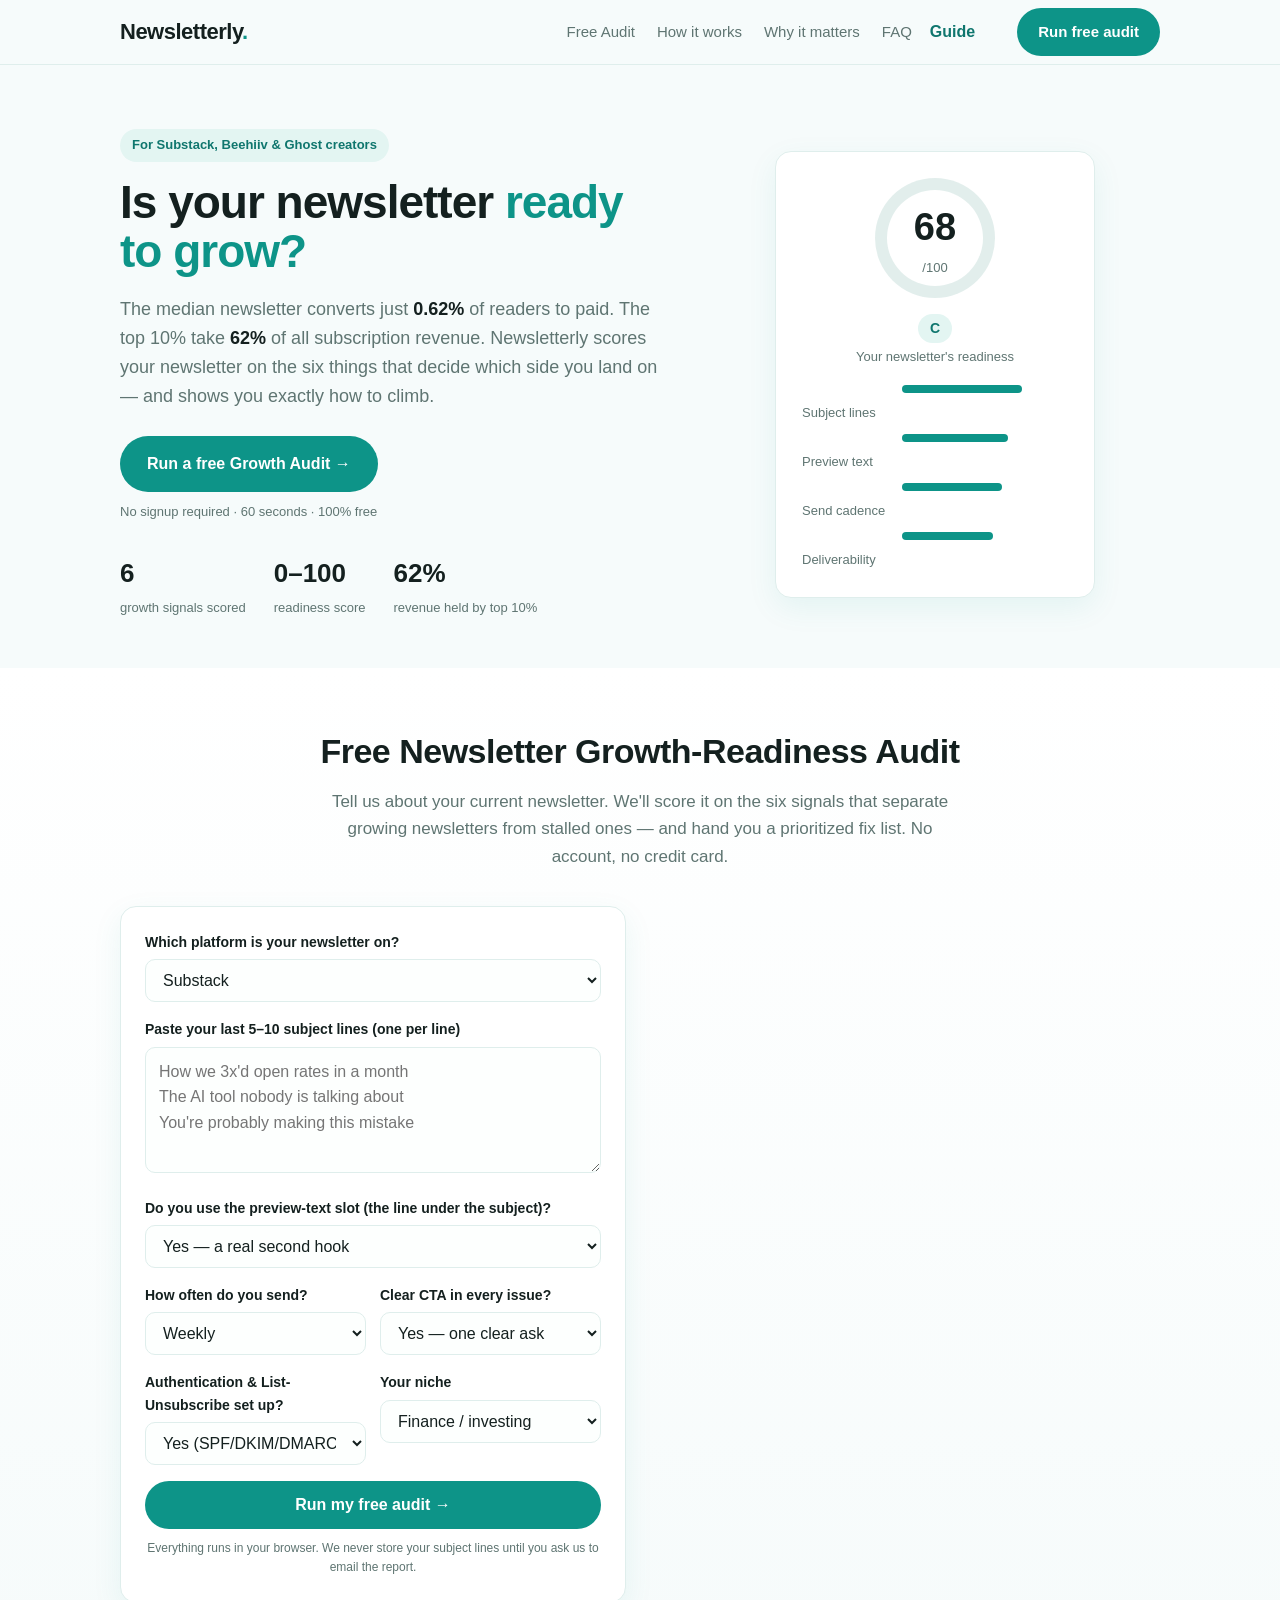
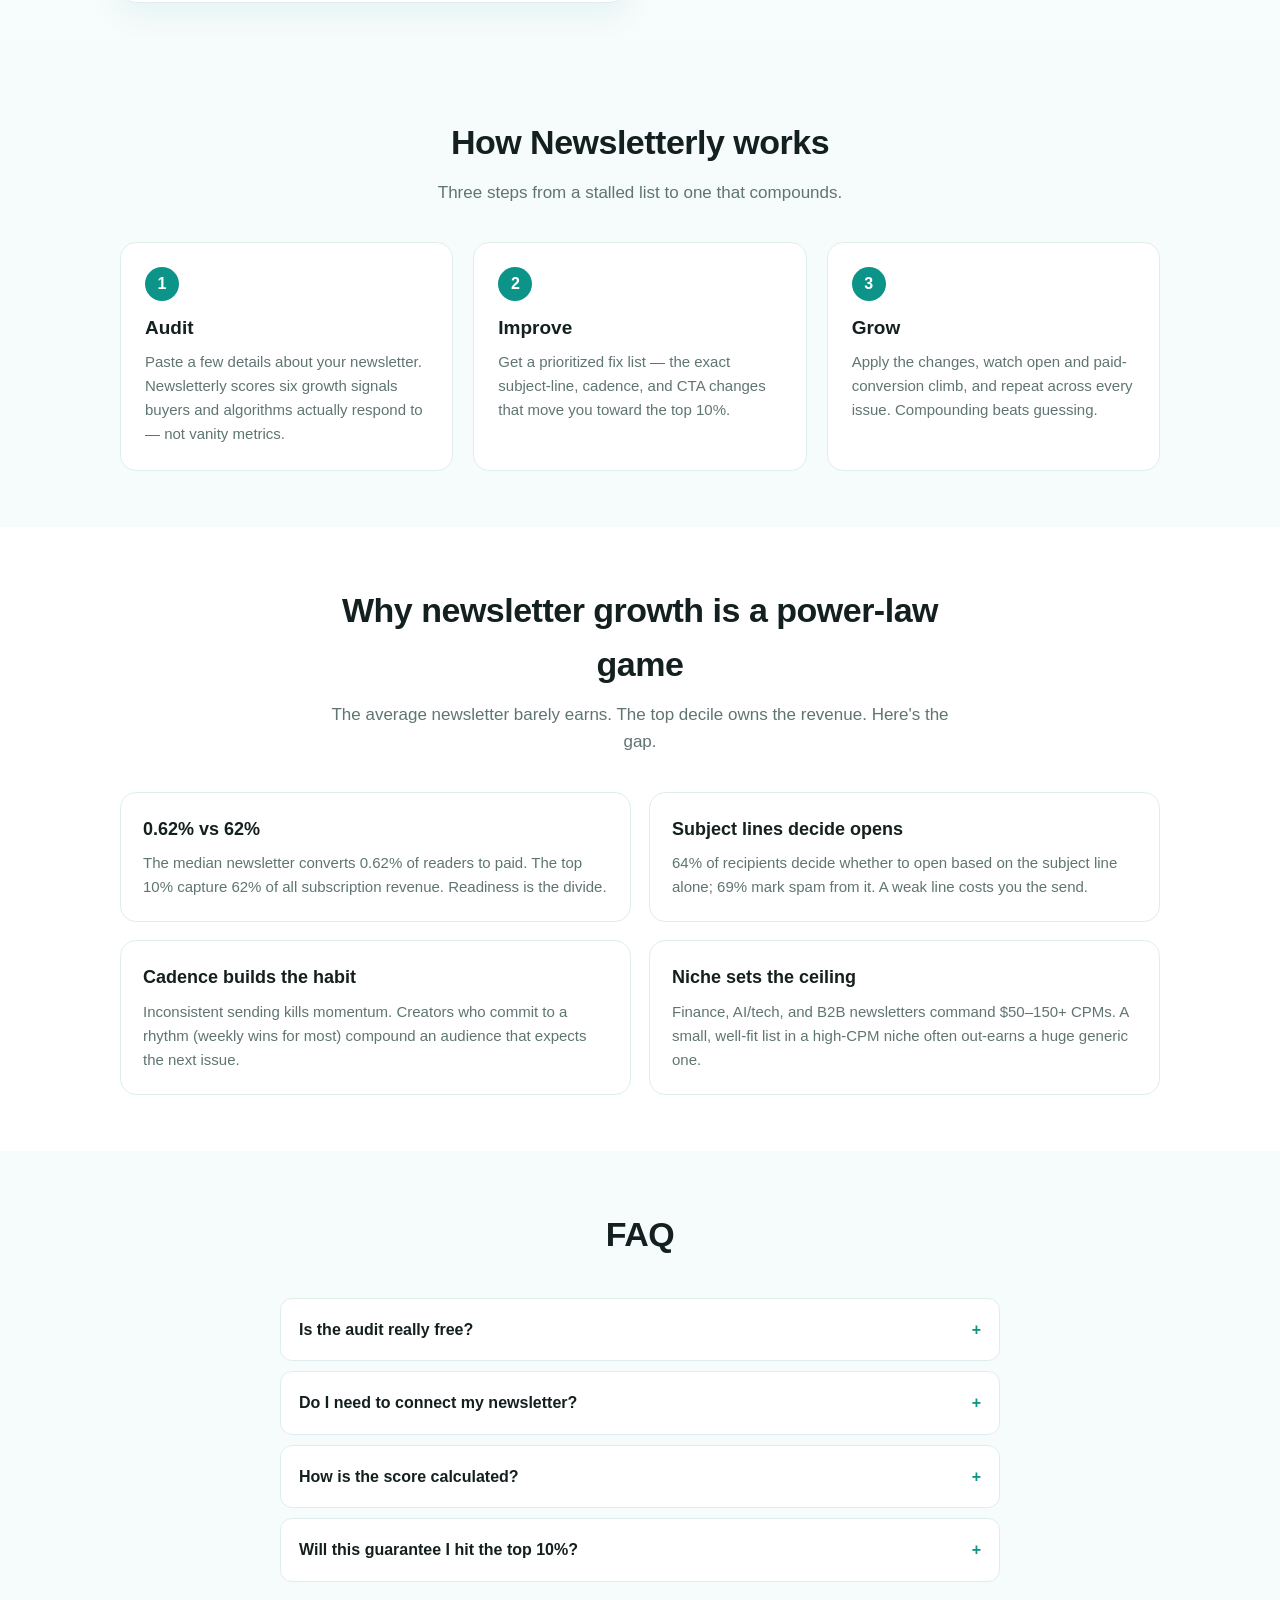
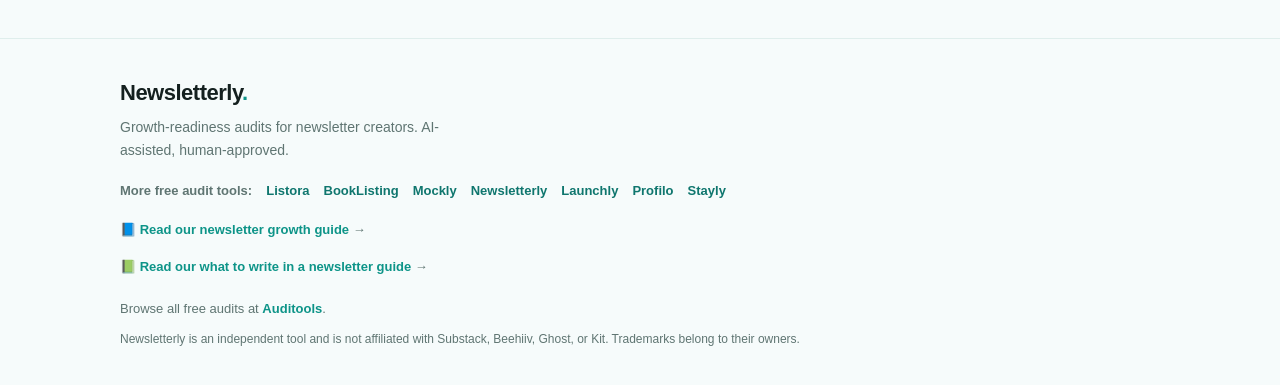
<file: index.html>
<!DOCTYPE html>
<html lang="en">
<head>
  <meta charset="UTF-8" />
  <meta name="viewport" content="width=device-width, initial-scale=1.0" />
  <title>Newsletterly — Is your newsletter ready to grow? (free growth-readiness audit)</title>
  <meta name="description" content="Newsletterly scores your newsletter like a growth operator would — subject-line strength, preview text, send cadence, deliverability, CTA clarity, and niche fit. Free 0–100 audit, no signup. Find out if you're on track for the top 10%." />
  <link rel="canonical" href="https://Viyozc.github.io/newsletterly-ai/" />
  <meta property="og:type" content="website" />
  <meta property="og:title" content="Newsletterly — Is your newsletter ready to grow? (free growth-readiness audit)" />
  <meta property="og:description" content="Newsletterly scores your newsletter like a growth operator would — subject-line strength, preview text, send cadence, deliverability, CTA clarity, and niche fit. Free 0–100 audit, no signup." />
  <meta property="og:url" content="https://Viyozc.github.io/newsletterly-ai/" />
  <meta property="og:image" content="https://Viyozc.github.io/newsletterly-ai/assets/og-image.png" />
  <meta property="og:image:width" content="1200" />
  <meta property="og:image:height" content="630" />
  <meta property="og:image:alt" content="Newsletterly — Is your newsletter ready to grow?" />
  <meta name="twitter:image" content="https://Viyozc.github.io/newsletterly-ai/assets/og-image.png" />
  <meta name="twitter:image:alt" content="Newsletterly — Is your newsletter ready to grow?" />
  <meta name="twitter:card" content="summary_large_image" />
  <meta name="twitter:title" content="Newsletterly — Is your newsletter ready to grow? (free growth-readiness audit)" />
  <meta name="twitter:description" content="Newsletterly scores your newsletter like a growth operator would — subject-line strength, preview text, send cadence, deliverability, CTA clarity, and niche fit. Free 0–100 audit, no signup." />

  <link rel="preconnect" href="https://fonts.googleapis.com" />
  <link rel="stylesheet" href="assets/style.css" />

  <script type="application/ld+json">
  {"@context": "https://schema.org", "@type": "SoftwareApplication", "name": "Newsletterly", "url": "https://Viyozc.github.io/newsletterly-ai/", "applicationCategory": "BusinessApplication", "operatingSystem": "Web", "offers": {"@type": "Offer", "price": "0", "priceCurrency": "USD"}, "screenshot": "https://Viyozc.github.io/newsletterly-ai/assets/og-image.png"}
  </script>

  <script type="application/ld+json">
  {"@context": "https://schema.org", "@type": "FAQPage", "mainEntity": [{"@type": "Question", "name": "Is the audit really free?", "acceptedAnswer": {"@type": "Answer", "text": "Yes. The on-page audit runs entirely in your browser and costs nothing. No account needed."}}, {"@type": "Question", "name": "Do I need to connect my newsletter?", "acceptedAnswer": {"@type": "Answer", "text": "No. You describe your setup with a few clicks and paste recent subject lines. Newsletterly scores the strategy, not your private subscriber data — so it works before you've optimized anything."}}, {"@type": "Question", "name": "How is the score calculated?", "acceptedAnswer": {"@type": "Answer", "text": "We weight subject-line strength, preview-text use, send cadence & consistency, deliverability hygiene, CTA clarity, and niche-fit / monetization potential — the signals that drive open rates and paid conversion."}}, {"@type": "Question", "name": "Will this guarantee I hit the top 10%?", "acceptedAnswer": {"@type": "Answer", "text": "No tool can. But the gap between median and top-decile newsletters is mostly operational — cadence, subject lines, CTA, niche fit. Newsletterly shows you exactly where your gaps are."}}]}
  </script>
</head>
<body>
  <!-- ===== Nav ===== -->
  <header class="nav">
    <div class="container nav-inner">
      <a class="brand" href="#top">Newsletterly<span class="brand-dot">.</span></a>
      <nav class="nav-links">
        <a href="#audit">Free Audit</a>
        <a href="#how">How it works</a>
        <a href="#why">Why it matters</a>
        <a href="#faq">FAQ</a>
      </nav>
      <a href="./blog/" style="color:var(--brand-dk);font-weight:600;margin-right:16px;align-self:center;">Guide</a>
      <a class="btn btn-primary nav-cta" href="#audit">Run free audit</a>
    </div>
  </header>

  <!-- ===== Hero ===== -->
  <section class="hero" id="top">
    <div class="container hero-inner">
      <div class="hero-copy">
        <span class="badge">For Substack, Beehiiv &amp; Ghost creators</span>
        <h1>Is your newsletter <span class="hl">ready to grow?</span></h1>
        <p class="lede">
          The median newsletter converts just <strong>0.62%</strong> of readers to paid. The top 10% take
          <strong>62%</strong> of all subscription revenue. Newsletterly scores your newsletter on the six things that
          decide which side you land on — and shows you exactly how to climb.
        </p>
        <div class="hero-actions">
          <a class="btn btn-primary btn-lg" href="#audit">Run a free Growth Audit →</a>
          <span class="hero-note">No signup required · 60 seconds · 100% free</span>
        </div>
        <div class="hero-stats">
          <div><strong>6</strong><span>growth signals scored</span></div>
          <div><strong>0–100</strong><span>readiness score</span></div>
          <div><strong>62%</strong><span>revenue held by top 10%</span></div>
        </div>
      </div>
      <div class="hero-visual" aria-hidden="true">
        <div class="score-card">
          <div class="score-ring"><span class="score-num" id="heroScore">—</span><span class="score-grad">/100</span></div>
          <div class="score-meta">
            <span class="grade" id="heroGrade">Grade</span>
            <span class="score-sub">Your newsletter's readiness</span>
          </div>
          <div class="mini-bars">
            <div class="mbar"><i style="width:72%"></i><span>Subject lines</span></div>
            <div class="mbar"><i style="width:64%"></i><span>Preview text</span></div>
            <div class="mbar"><i style="width:60%"></i><span>Send cadence</span></div>
            <div class="mbar"><i style="width:55%"></i><span>Deliverability</span></div>
          </div>
        </div>
      </div>
    </div>
  </section>

  <!-- ===== Audit Tool ===== -->
  <section class="audit" id="audit">
    <div class="container">
      <div class="section-head">
        <h2>Free Newsletter Growth-Readiness Audit</h2>
        <p>Tell us about your current newsletter. We'll score it on the six signals that separate growing newsletters from stalled ones — and hand you a prioritized fix list. No account, no credit card.</p>
      </div>

      <div class="audit-grid">
        <!-- Input -->
        <form class="audit-form" id="auditForm" novalidate>
          <label class="field">
            <span>Which platform is your newsletter on?</span>
            <select id="fPlatform">
              <option value="substack">Substack</option>
              <option value="beehiiv">Beehiiv</option>
              <option value="ghost">Ghost</option>
              <option value="convertkit">Kit (ConvertKit)</option>
              <option value="mailchimp">Mailchimp</option>
              <option value="other">Other / self-hosted</option>
            </select>
          </label>

          <label class="field">
            <span>Paste your last 5–10 subject lines (one per line)</span>
            <textarea id="fSubjects" rows="4" placeholder="How we 3x'd open rates in a month&#10;The AI tool nobody is talking about&#10;You're probably making this mistake"></textarea>
          </label>

          <label class="field">
            <span>Do you use the preview-text slot (the line under the subject)?</span>
            <select id="fPreview">
              <option value="yes">Yes — a real second hook</option>
              <option value="partial">Sometimes / it repeats the subject</option>
              <option value="no">No — it's blank or wasted</option>
            </select>
          </label>

          <div class="field-row">
            <label class="field">
              <span>How often do you send?</span>
              <select id="fCadence">
                <option value="weekly">Weekly</option>
                <option value="biweekly">Every 2 weeks</option>
                <option value="daily">Daily</option>
                <option value="monthly">Monthly</option>
                <option value="inconsistent">Inconsistent / whenever</option>
              </select>
            </label>
            <label class="field">
              <span>Clear CTA in every issue?</span>
              <select id="fCta">
                <option value="yes">Yes — one clear ask</option>
                <option value="sometimes">Sometimes</option>
                <option value="no">No / vague</option>
              </select>
            </label>
          </div>

          <div class="field-row">
            <label class="field">
              <span>Authentication &amp; List-Unsubscribe set up?</span>
              <select id="fDeliver">
                <option value="yes">Yes (SPF/DKIM/DMARC + unsub)</option>
                <option value="partial">Partial</option>
                <option value="no">No / not sure</option>
              </select>
            </label>
            <label class="field">
              <span>Your niche</span>
              <select id="fNiche">
                <option value="finance">Finance / investing</option>
                <option value="aitech">AI / tech</option>
                <option value="b2b">B2B / SaaS</option>
                <option value="career">Career / productivity</option>
                <option value="health">Health / wellness</option>
                <option value="news">News / commentary</option>
                <option value="lifestyle">Lifestyle / general</option>
                <option value="other">Other</option>
              </select>
            </label>
          </div>

          <button type="submit" class="btn btn-primary btn-lg btn-block">Run my free audit →</button>
          <p class="form-fine">Everything runs in your browser. We never store your subject lines until you ask us to email the report.</p>
        </form>

        <!-- Result -->
        <div class="audit-result" id="auditResult" hidden>
          <div class="result-top">
            <div class="score-ring lg">
              <span class="score-num" id="resScore">0</span>
              <span class="score-grad">/100</span>
            </div>
            <div>
              <span class="grade big" id="resGrade">—</span>
              <p class="result-sub" id="resSummary">—</p>
            </div>
          </div>

          <div class="bars" id="resBars"></div>

          <div class="tips">
            <h3>What to fix first</h3>
            <ul id="resTips"></ul>
          </div>

          <form class="email-capture" id="emailForm" action="https://formspree.io/f/meeyzkdp" method="POST">
            <label for="fEmail">Get the full report + weekly newsletter growth tips by email</label>
            <div class="email-row">
              <input type="email" id="fEmail" name="email" placeholder="you@email.com" required />
              <button type="submit" class="btn btn-primary">Email my report</button>
            </div>
            <p class="form-fine" id="emailNote">No spam. Unsubscribe anytime.</p>
          </form>
        </div>
      </div>
    </div>
  </section>

  <!-- ===== How it works ===== -->
  <section class="how" id="how">
    <div class="container">
      <div class="section-head">
        <h2>How Newsletterly works</h2>
        <p>Three steps from a stalled list to one that compounds.</p>
      </div>
      <div class="steps">
        <div class="step">
          <span class="step-num">1</span>
          <h3>Audit</h3>
          <p>Paste a few details about your newsletter. Newsletterly scores six growth signals buyers and algorithms actually respond to — not vanity metrics.</p>
        </div>
        <div class="step">
          <span class="step-num">2</span>
          <h3>Improve</h3>
          <p>Get a prioritized fix list — the exact subject-line, cadence, and CTA changes that move you toward the top 10%.</p>
        </div>
        <div class="step">
          <span class="step-num">3</span>
          <h3>Grow</h3>
          <p>Apply the changes, watch open and paid-conversion climb, and repeat across every issue. Compounding beats guessing.</p>
        </div>
      </div>
    </div>
  </section>

  <!-- ===== Why ===== -->
  <section class="why" id="why">
    <div class="container">
      <div class="section-head">
        <h2>Why newsletter growth is a power-law game</h2>
        <p>The average newsletter barely earns. The top decile owns the revenue. Here's the gap.</p>
      </div>
      <div class="why-grid">
        <div class="why-card">
          <h3>0.62% vs 62%</h3>
          <p>The median newsletter converts 0.62% of readers to paid. The top 10% capture 62% of all subscription revenue. Readiness is the divide.</p>
        </div>
        <div class="why-card">
          <h3>Subject lines decide opens</h3>
          <p>64% of recipients decide whether to open based on the subject line alone; 69% mark spam from it. A weak line costs you the send.</p>
        </div>
        <div class="why-card">
          <h3>Cadence builds the habit</h3>
          <p>Inconsistent sending kills momentum. Creators who commit to a rhythm (weekly wins for most) compound an audience that expects the next issue.</p>
        </div>
        <div class="why-card">
          <h3>Niche sets the ceiling</h3>
          <p>Finance, AI/tech, and B2B newsletters command $50–150+ CPMs. A small, well-fit list in a high-CPM niche often out-earns a huge generic one.</p>
        </div>
      </div>
    </div>
  </section>

  <!-- ===== FAQ ===== -->
  <section class="faq" id="faq">
    <div class="container">
      <div class="section-head">
        <h2>FAQ</h2>
      </div>
      <div class="faq-list">
        <details>
          <summary>Is the audit really free?</summary>
          <p>Yes. The on-page audit runs entirely in your browser and costs nothing. No account needed.</p>
        </details>
        <details>
          <summary>Do I need to connect my newsletter?</summary>
          <p>No. You describe your setup with a few clicks and paste recent subject lines. Newsletterly scores the strategy, not your private subscriber data — so it works before you've optimized anything.</p>
        </details>
        <details>
          <summary>How is the score calculated?</summary>
          <p>We weight subject-line strength, preview-text use, send cadence &amp; consistency, deliverability hygiene, CTA clarity, and niche-fit / monetization potential — the signals that drive open rates and paid conversion.</p>
        </details>
        <details>
          <summary>Will this guarantee I hit the top 10%?</summary>
          <p>No tool can. But the gap between median and top-decile newsletters is mostly operational — cadence, subject lines, CTA, niche fit. Newsletterly shows you exactly where your gaps are.</p>
        </details>
      </div>
    </div>
  </section>

  <!-- ===== Footer ===== -->
  <footer class="footer">
    <div class="container footer-inner">
      <div>
        <a class="brand" href="#top">Newsletterly<span class="brand-dot">.</span></a>
        <p class="footer-sub">Growth-readiness audits for newsletter creators. AI-assisted, human-approved.</p>
      </div>
            <div style="display:flex;flex-wrap:wrap;gap:14px;align-items:center;font-size:13px;margin-top:10px;">
        <span style="color:var(--muted);font-weight:600;">More free audit tools:</span>
<a href="https://Viyozc.github.io/listora/" style="color:var(--brand-dk);font-weight:600;">Listora</a><a href="https://Viyozc.github.io/booklisting-ai/" style="color:var(--brand-dk);font-weight:600;">BookListing</a><a href="https://Viyozc.github.io/mockly-ai/" style="color:var(--brand-dk);font-weight:600;">Mockly</a><a href="https://Viyozc.github.io/newsletterly-ai/" style="color:var(--brand-dk);font-weight:600;">Newsletterly</a><a href="https://Viyozc.github.io/launchly-ai/" style="color:var(--brand-dk);font-weight:600;">Launchly</a> <a href="https://Viyozc.github.io/profilo-ai/" style="color:var(--brand-dk);font-weight:600;">Profilo</a> <a href="https://Viyozc.github.io/stayly-ai/" style="color:var(--brand-dk);font-weight:600;">Stayly</a>
      </div>
            <p style="color:var(--muted);font-size:13px;margin-top:8px;">📘 <a href="./blog/" style="color:var(--brand);font-weight:600;">Read our newsletter growth guide</a> →</p>
      <p style="color:var(--muted);font-size:13px;margin-top:6px;">📗 <a href="./blog/what-to-write-newsletter/" style="color:var(--brand);font-weight:600;">Read our what to write in a newsletter guide</a> →</p>
      <p style="color:var(--muted);font-size:13px;margin-top:12px;">Browse all free audits at <a href="https://Viyozc.github.io/auditools/" style="color:var(--brand);font-weight:600;">Auditools</a>.</p>

      <p class="footer-fine">Newsletterly is an independent tool and is not affiliated with Substack, Beehiiv, Ghost, or Kit. Trademarks belong to their owners.</p>
    </div>
  </footer>

  <script src="assets/audit.js"></script>
</body>
</html>
</file>
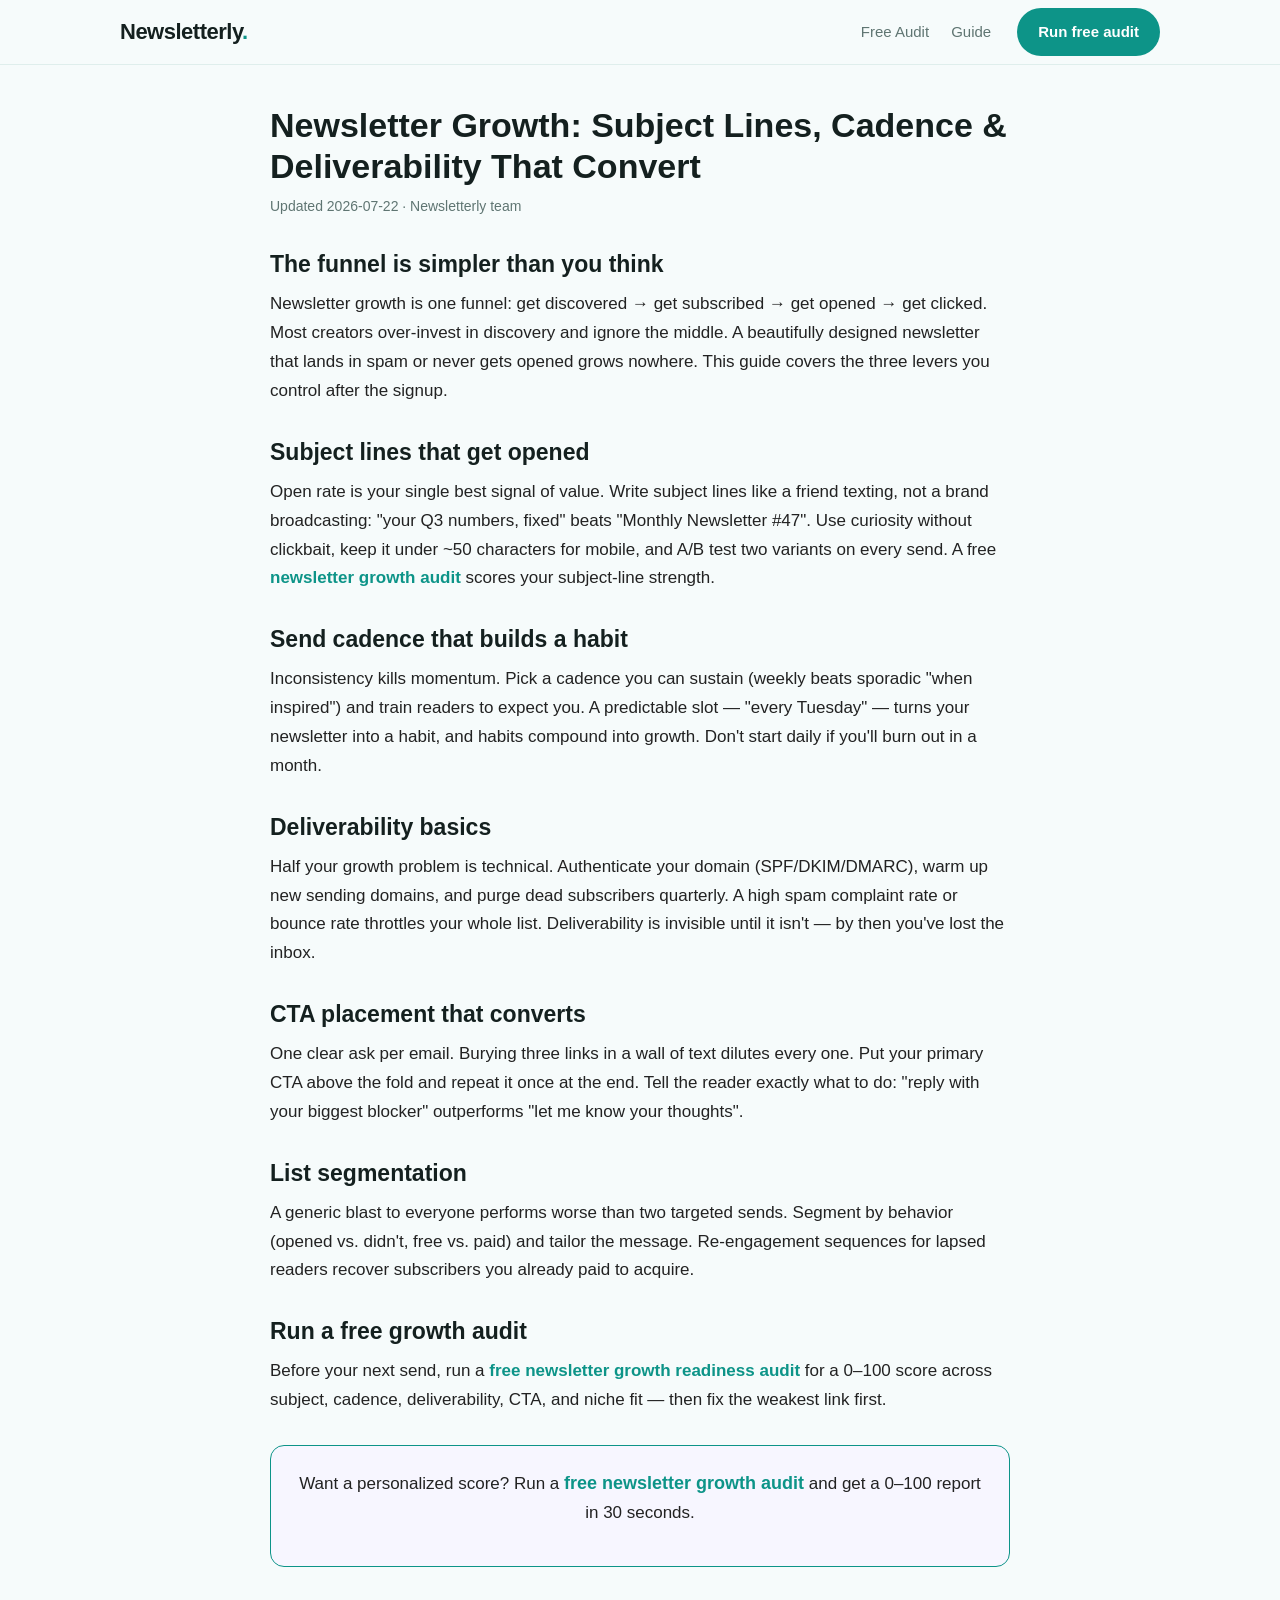
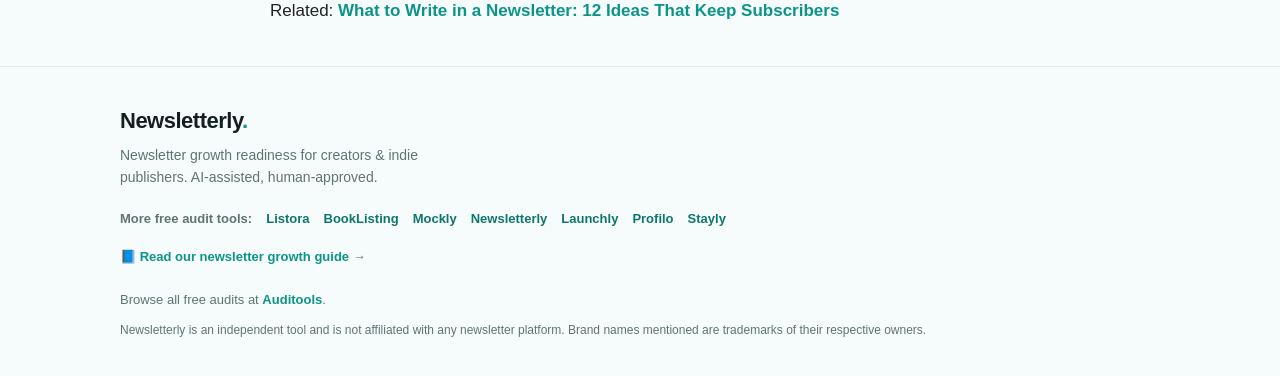
<file: blog/index.html>
<!DOCTYPE html>
<html lang="en">
<head>
  <meta charset="UTF-8" />
  <meta name="viewport" content="width=device-width, initial-scale=1.0" />
  <title>Newsletter Growth: Subject Lines, Cadence & Deliverability That Convert</title>
  <meta name="description" content="A practical newsletter growth guide — subject lines that get opened, a send cadence that builds habit, and deliverability basics that keep you out of spam." />
  <link rel="canonical" href="https://Viyozc.github.io/newsletterly-ai/blog/" />
  <meta property="og:type" content="article" />
  <meta property="og:title" content="Newsletter Growth: Subject Lines, Cadence & Deliverability That Convert" />
  <meta property="og:description" content="A practical newsletter growth guide — subject lines that get opened, a send cadence that builds habit, and deliverability basics that keep you out of spam." />
  <meta property="og:url" content="https://Viyozc.github.io/newsletterly-ai/blog/" />
  <meta property="og:image" content="https://Viyozc.github.io/newsletterly-ai/assets/og-image.png" />
  <meta name="twitter:card" content="summary_large_image" />
  <meta name="twitter:title" content="Newsletter Growth: Subject Lines, Cadence & Deliverability That Convert" />
  <meta name="twitter:description" content="A practical newsletter growth guide — subject lines that get opened, a send cadence that builds habit, and deliverability basics that keep you out of spam." />
  <meta name="twitter:image" content="https://Viyozc.github.io/newsletterly-ai/assets/og-image.png" />
  <link rel="stylesheet" href="../assets/style.css" />
  <script type="application/ld+json">
  {"@context": "https://schema.org", "@type": "Article", "headline": "Newsletter Growth: Subject Lines, Cadence & Deliverability That Convert", "description": "A practical newsletter growth guide \u2014 subject lines that get opened, a send cadence that builds habit, and deliverability basics that keep you out of spam.", "author": {"@type": "Organization", "name": "Newsletterly"}, "publisher": {"@type": "Organization", "name": "Newsletterly"}, "mainEntityOfPage": "https://Viyozc.github.io/newsletterly-ai/blog/", "datePublished": "2026-07-22"}
  </script>
  <style>
    .article {max-width:780px;margin:40px auto;padding:0 20px;}
    .article h1 {font-size:34px;line-height:1.2;margin:0 0 8px;}
    .article .meta {color:var(--muted);font-size:14px;margin-bottom:26px;}
    .article h2 {font-size:23px;margin:32px 0 10px;line-height:1.3;}
    .article p {font-size:17px;line-height:1.7;color:#222;margin:0 0 16px;}
    .article ul {margin:0 0 16px;padding-left:22px;}
    .article li {font-size:16px;line-height:1.6;margin-bottom:8px;}
    .article a {color:var(--brand);font-weight:600;}
    .article .cta-box {background:#f7f6ff;border:1px solid var(--brand);border-radius:14px;padding:22px;margin:30px 0;text-align:center;}
    .article .cta-box a {font-size:18px;}
  </style>
</head>
<body>
  <header class="nav">
    <div class="container nav-inner">
      <a class="brand" href="../">Newsletterly<span class="brand-dot">.</span></a>
      <nav class="nav-links">
        <a href="../#audit">Free Audit</a>
        <a href="./">Guide</a>
      </nav>
      <a class="btn btn-primary nav-cta" href="../#audit">Run free audit</a>
    </div>
  </header>
  <article class="container article">
    <h1>Newsletter Growth: Subject Lines, Cadence & Deliverability That Convert</h1>
    <p class="meta">Updated 2026-07-22 · Newsletterly team</p>
    
<h2>The funnel is simpler than you think</h2>
<p>Newsletter growth is one funnel: get discovered → get subscribed → get opened → get clicked. Most creators over-invest in discovery and ignore the middle. A beautifully designed newsletter that lands in spam or never gets opened grows nowhere. This guide covers the three levers you control after the signup.</p>

<h2>Subject lines that get opened</h2>
<p>Open rate is your single best signal of value. Write subject lines like a friend texting, not a brand broadcasting: "your Q3 numbers, fixed" beats "Monthly Newsletter #47". Use curiosity without clickbait, keep it under ~50 characters for mobile, and A/B test two variants on every send. A free <a href="../#audit">newsletter growth audit</a> scores your subject-line strength.</p>

<h2>Send cadence that builds a habit</h2>
<p>Inconsistency kills momentum. Pick a cadence you can sustain (weekly beats sporadic "when inspired") and train readers to expect you. A predictable slot — "every Tuesday" — turns your newsletter into a habit, and habits compound into growth. Don't start daily if you'll burn out in a month.</p>

<h2>Deliverability basics</h2>
<p>Half your growth problem is technical. Authenticate your domain (SPF/DKIM/DMARC), warm up new sending domains, and purge dead subscribers quarterly. A high spam complaint rate or bounce rate throttles your whole list. Deliverability is invisible until it isn't — by then you've lost the inbox.</p>

<h2>CTA placement that converts</h2>
<p>One clear ask per email. Burying three links in a wall of text dilutes every one. Put your primary CTA above the fold and repeat it once at the end. Tell the reader exactly what to do: "reply with your biggest blocker" outperforms "let me know your thoughts".</p>

<h2>List segmentation</h2>
<p>A generic blast to everyone performs worse than two targeted sends. Segment by behavior (opened vs. didn't, free vs. paid) and tailor the message. Re-engagement sequences for lapsed readers recover subscribers you already paid to acquire.</p>

<h2>Run a free growth audit</h2>
<p>Before your next send, run a <a href="../#audit">free newsletter growth readiness audit</a> for a 0–100 score across subject, cadence, deliverability, CTA, and niche fit — then fix the weakest link first.</p>

    <div class="cta-box">
      <p>Want a personalized score? Run a <a href="../#audit">free newsletter growth audit</a> and get a 0–100 report in 30 seconds.</p>
    </div>
  <p class="related">Related: <a href="./what-to-write-newsletter/">What to Write in a Newsletter: 12 Ideas That Keep Subscribers</a></p>
  </article>
  <footer class="footer">
    <div class="container footer-inner">
      <div>
        <a class="brand" href="../">Newsletterly<span class="brand-dot">.</span></a>
        <p class="footer-sub">Newsletter growth readiness for creators & indie publishers. AI-assisted, human-approved.</p>
      </div>
      <div style="display:flex;flex-wrap:wrap;gap:14px;align-items:center;font-size:13px;margin-top:10px;"><span style="color:var(--muted);font-weight:600;">More free audit tools:</span><a href="https://Viyozc.github.io/listora/" style="color:var(--brand-dk);font-weight:600;">Listora</a><a href="https://Viyozc.github.io/booklisting-ai/" style="color:var(--brand-dk);font-weight:600;">BookListing</a><a href="https://Viyozc.github.io/mockly-ai/" style="color:var(--brand-dk);font-weight:600;">Mockly</a><a href="https://Viyozc.github.io/newsletterly-ai/" style="color:var(--brand-dk);font-weight:600;">Newsletterly</a><a href="https://Viyozc.github.io/launchly-ai/" style="color:var(--brand-dk);font-weight:600;">Launchly</a><a href="https://Viyozc.github.io/profilo-ai/" style="color:var(--brand-dk);font-weight:600;">Profilo</a><a href="https://Viyozc.github.io/stayly-ai/" style="color:var(--brand-dk);font-weight:600;">Stayly</a></div>
      <p style="color:var(--muted);font-size:13px;margin-top:8px;">📘 <a href="./" style="color:var(--brand);font-weight:600;">Read our newsletter growth guide</a> →</p>
      <p style="color:var(--muted);font-size:13px;margin-top:12px;">Browse all free audits at <a href="https://Viyozc.github.io/auditools/" style="color:var(--brand);font-weight:600;">Auditools</a>.</p>
      <p class="footer-fine">Newsletterly is an independent tool and is not affiliated with any newsletter platform. Brand names mentioned are trademarks of their respective owners.</p>
    </div>
  </footer>
</body>
</html>
</file>
<file: assets/style.css>
:root {
  --bg: #f6fbfb;
  --ink: #14201f;
  --muted: #5f7572;
  --line: #dfeeec;
  --brand: #0d9488;
  --brand-dk: #0f766e;
  --brand-soft: #e3f5f2;
  --good: #2f9e6b;
  --warn: #e0a106;
  --bad: #d9534f;
  --card: #ffffff;
  --shadow: 0 10px 30px rgba(13, 148, 136, 0.08);
  --radius: 16px;
  --maxw: 1080px;
}

* { box-sizing: border-box; margin: 0; padding: 0; }
html { scroll-behavior: smooth; }
body {
  font-family: -apple-system, BlinkMacSystemFont, "Segoe UI", Roboto, "Helvetica Neue", Arial, sans-serif;
  background: var(--bg);
  color: var(--ink);
  line-height: 1.6;
  -webkit-font-smoothing: antialiased;
}
.container { width: 100%; max-width: var(--maxw); margin: 0 auto; padding: 0 20px; }
a { color: inherit; text-decoration: none; }
em { font-style: normal; }

/* Buttons */
.btn {
  display: inline-block;
  font-weight: 600;
  border-radius: 999px;
  padding: 11px 20px;
  cursor: pointer;
  border: 1px solid transparent;
  font-size: 15px;
  transition: transform .08s ease, background .2s ease, box-shadow .2s ease;
}
.btn:active { transform: translateY(1px); }
.btn-primary { background: var(--brand); color: #fff; }
.btn-primary:hover { background: var(--brand-dk); box-shadow: 0 6px 18px rgba(13,148,136,.35); }
.btn-lg { padding: 14px 26px; font-size: 16px; }
.btn-block { width: 100%; text-align: center; }

/* Nav */
.nav {
  position: sticky; top: 0; z-index: 50;
  background: rgba(246,251,251,.85);
  backdrop-filter: blur(10px);
  border-bottom: 1px solid var(--line);
}
.nav-inner { display: flex; align-items: center; gap: 18px; height: 64px; }
.brand { font-weight: 800; font-size: 22px; letter-spacing: -.5px; }
.brand-dot { color: var(--brand); }
.nav-links { display: flex; gap: 22px; margin-left: auto; font-size: 15px; color: var(--muted); }
.nav-links a:hover { color: var(--ink); }
.nav-cta { margin-left: 8px; }

/* Hero */
.hero { padding: 64px 0 48px; }
.hero-inner { display: grid; grid-template-columns: 1.1fr .9fr; gap: 40px; align-items: center; }
.badge {
  display: inline-block; background: var(--brand-soft); color: var(--brand-dk);
  font-size: 13px; font-weight: 600; padding: 6px 12px; border-radius: 999px; margin-bottom: 16px;
}
.hero h1 { font-size: 46px; line-height: 1.08; letter-spacing: -1px; font-weight: 800; }
.hl { color: var(--brand); }
.lede { color: var(--muted); font-size: 18px; margin: 18px 0 26px; max-width: 540px; }
.lede strong { color: var(--ink); }
.hero-actions { display: flex; flex-direction: column; gap: 10px; align-items: flex-start; }
.hero-note { font-size: 13px; color: var(--muted); }
.hero-stats { display: flex; gap: 28px; margin-top: 30px; }
.hero-stats strong { display: block; font-size: 26px; color: var(--ink); }
.hero-stats span { font-size: 13px; color: var(--muted); }

/* Hero visual / score card */
.hero-visual { display: flex; justify-content: center; }
.score-card {
  background: var(--card); border: 1px solid var(--line); border-radius: var(--radius);
  box-shadow: var(--shadow); padding: 26px; width: 320px;
}
.score-ring {
  width: 120px; height: 120px; border-radius: 50%;
  background: conic-gradient(var(--brand) 0deg, #e2eeec 0deg);
  display: flex; align-items: center; justify-content: center; flex-direction: column;
  margin: 0 auto 16px; position: relative;
}
.score-ring::after {
  content: ""; position: absolute; inset: 12px; background: var(--card); border-radius: 50%;
}
.score-ring.lg { width: 150px; height: 150px; }
.score-num { position: relative; z-index: 1; font-size: 38px; font-weight: 800; }
.score-ring.lg .score-num { font-size: 46px; }
.score-grad { position: relative; z-index: 1; font-size: 13px; color: var(--muted); }
.score-meta { text-align: center; margin-bottom: 18px; }
.grade {
  display: inline-block; background: var(--brand-soft); color: var(--brand-dk);
  font-weight: 700; padding: 3px 12px; border-radius: 999px; font-size: 14px;
}
.grade.big { font-size: 18px; padding: 5px 16px; }
.score-sub { display: block; font-size: 13px; color: var(--muted); margin-top: 4px; }
.mini-bars { display: flex; flex-direction: column; gap: 10px; }
.mbar { display: grid; grid-template-columns: 90px 1fr; align-items: center; gap: 10px; font-size: 13px; color: var(--muted); }
.mbar i { display: block; height: 8px; background: var(--brand); border-radius: 999px; }
.mbar i { grid-column: 2; }
.mbar span { grid-column: 1; }

/* Section heads */
.section-head { text-align: center; max-width: 640px; margin: 0 auto 36px; }
.section-head h2 { font-size: 34px; letter-spacing: -.5px; font-weight: 800; }
.section-head p { color: var(--muted); margin-top: 10px; font-size: 17px; }

/* Audit */
.audit { padding: 56px 0; background: linear-gradient(180deg, #fff 0%, var(--bg) 100%); }
.audit-grid { display: grid; grid-template-columns: 1fr 1fr; gap: 28px; align-items: start; }
.audit-form, .audit-result {
  background: var(--card); border: 1px solid var(--line); border-radius: var(--radius);
  box-shadow: var(--shadow); padding: 24px;
}
.field { display: block; margin-bottom: 16px; }
.field > span { display: flex; justify-content: space-between; font-size: 14px; font-weight: 600; margin-bottom: 6px; }
.field em { color: var(--muted); font-weight: 500; font-size: 12px; }
.field input, .field textarea, .field select {
  width: 100%; border: 1px solid var(--line); border-radius: 10px; padding: 11px 13px;
  font: inherit; color: var(--ink); background: #fdfffe; resize: vertical;
}
.field input:focus, .field textarea:focus, .field select:focus { outline: none; border-color: var(--brand); box-shadow: 0 0 0 3px var(--brand-soft); }
.field-row { display: flex; gap: 14px; }
.field-row .field { flex: 1; }
@media (max-width: 560px) { .field-row { flex-direction: column; gap: 0; } }
.form-fine { font-size: 12px; color: var(--muted); text-align: center; margin-top: 10px; }

/* Result */
.result-top { display: flex; gap: 20px; align-items: center; margin-bottom: 22px; }
.result-sub { font-size: 14px; color: var(--muted); margin-top: 6px; max-width: 240px; }
.bars { display: flex; flex-direction: column; gap: 12px; margin-bottom: 22px; }
.bar-row { display: grid; grid-template-columns: 120px 1fr 38px; align-items: center; gap: 10px; font-size: 13px; }
.bar-track { height: 9px; background: #e2eeec; border-radius: 999px; overflow: hidden; }
.bar-fill { height: 100%; border-radius: 999px; background: var(--brand); transition: width .5s ease; }
.bar-val { text-align: right; color: var(--muted); font-weight: 600; }
.tips h3 { font-size: 16px; margin-bottom: 10px; }
.tips ul { list-style: none; display: flex; flex-direction: column; gap: 8px; }
.tips li { background: var(--brand-soft); border-radius: 10px; padding: 10px 12px; font-size: 14px; position: relative; padding-left: 34px; }
.tips li::before { content: "→"; position: absolute; left: 12px; color: var(--brand-dk); font-weight: 800; }
.tips li.ok { background: #e9f7f0; }
.tips li.ok::before { content: "✓"; color: var(--good); }

.email-capture { border-top: 1px solid var(--line); padding-top: 18px; margin-top: 4px; }
.email-capture label { display: block; font-size: 14px; font-weight: 600; margin-bottom: 8px; }
.email-row { display: flex; gap: 8px; }
.email-row input { flex: 1; border: 1px solid var(--line); border-radius: 10px; padding: 11px 13px; font: inherit; }
.email-row input:focus { outline: none; border-color: var(--brand); box-shadow: 0 0 0 3px var(--brand-soft); }

/* How */
.how { padding: 56px 0; }
.steps { display: grid; grid-template-columns: repeat(3, 1fr); gap: 20px; }
.step { background: var(--card); border: 1px solid var(--line); border-radius: var(--radius); padding: 24px; }
.step-num { display: inline-flex; width: 34px; height: 34px; align-items: center; justify-content: center; background: var(--brand); color: #fff; border-radius: 50%; font-weight: 800; margin-bottom: 12px; }
.step h3 { font-size: 19px; margin-bottom: 6px; }
.step p { color: var(--muted); font-size: 15px; }

/* Why */
.why { padding: 56px 0; background: #fff; }
.why-grid { display: grid; grid-template-columns: 1fr 1fr; gap: 18px; }
.why-card { border: 1px solid var(--line); border-radius: var(--radius); padding: 22px; }
.why-card h3 { font-size: 18px; margin-bottom: 8px; }
.why-card p { color: var(--muted); font-size: 15px; }

/* FAQ */
.faq { padding: 56px 0; }
.faq-list { max-width: 720px; margin: 0 auto; display: flex; flex-direction: column; gap: 10px; }
.faq details { background: var(--card); border: 1px solid var(--line); border-radius: 12px; padding: 4px 18px; }
.faq summary { cursor: pointer; font-weight: 600; padding: 14px 0; list-style: none; }
.faq summary::-webkit-details-marker { display: none; }
.faq summary::after { content: "+"; float: right; color: var(--brand); font-weight: 800; }
.faq details[open] summary::after { content: "−"; }
.faq details p { color: var(--muted); padding: 0 0 14px; font-size: 15px; }

/* Footer */
.footer { border-top: 1px solid var(--line); padding: 36px 0; background: var(--bg); }
.footer-inner { display: flex; flex-direction: column; gap: 10px; }
.footer-sub { color: var(--muted); font-size: 14px; margin-top: 6px; max-width: 360px; }
.footer-fine { font-size: 12px; color: var(--muted); }

/* Responsive */
@media (max-width: 860px) {
  .hero-inner, .audit-grid, .why-grid { grid-template-columns: 1fr; }
  .hero-visual { order: -1; }
  .steps { grid-template-columns: 1fr; }
  .nav-links { display: none; }
  .hero h1 { font-size: 36px; }
}
</file>
